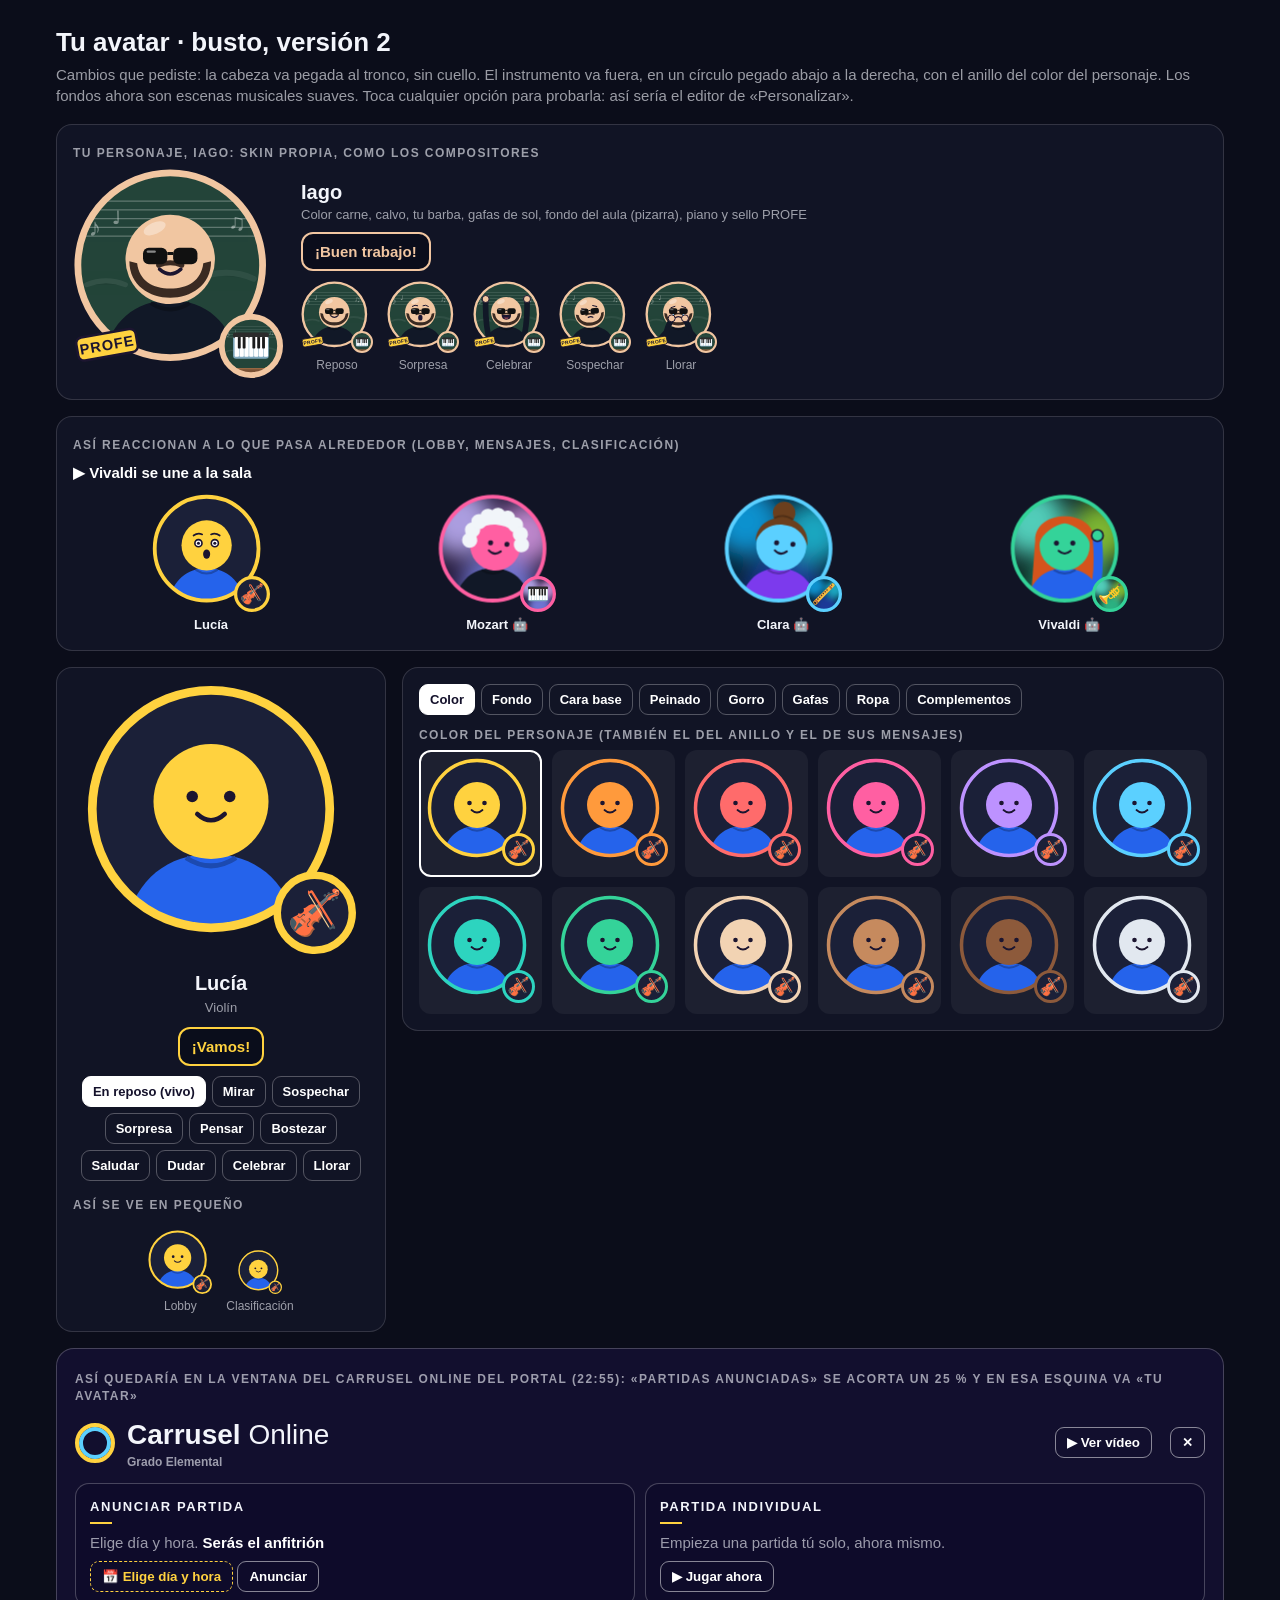
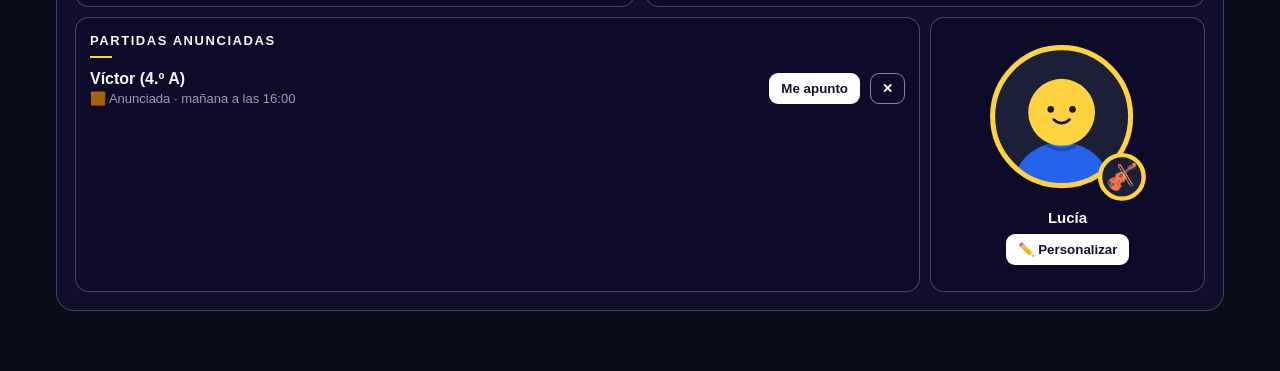
<file: carrusel-online/avatares-propuesta.html>
<!DOCTYPE html>
<html lang="es"><head><meta charset="utf-8"><meta name="viewport" content="width=device-width,initial-scale=1">
<title>Avatares del Carrusel · propuestas</title>
<style>
:root{--card:rgba(20,22,40,.84);--borde:rgba(255,255,255,.14);--tx:#f3f5fb;--mu:rgba(243,245,251,.62)}
*{box-sizing:border-box}body{margin:0;background:#0b0d1a;color:var(--tx);font:15px/1.4 "Helvetica Neue",Arial,sans-serif}
.w{max-width:1200px;margin:0 auto;padding:24px 16px 60px}
h1{font-size:26px;margin:0 0 4px}p.sub{margin:0 0 18px;color:var(--mu)}
.lay{display:grid;grid-template-columns:330px 1fr;gap:16px;align-items:start}
@media (max-width:980px){.lay{grid-template-columns:1fr}.prev{position:static!important}.prev .gr{width:220px}}   /* (22:41, Iago) en el iPad la vista previa se quedaba encima del editor */
.card{background:var(--card);border:1px solid var(--borde);border-radius:16px;padding:16px}
.prev{position:sticky;top:12px;display:flex;flex-direction:column;align-items:center;gap:10px}
.prev .gr{width:270px}.prev .nom{font-weight:800;font-size:20px}.prev .ins{color:var(--mu);font-size:13px;margin-top:-8px}
.ges{display:flex;gap:6px;flex-wrap:wrap;justify-content:center}
.ges button,.tabs button{border:1.5px solid rgba(255,255,255,.28);background:transparent;color:#fff;border-radius:9px;padding:7px 10px;font-weight:700;cursor:pointer;font-size:13px}
.ges button.on,.tabs button.on{background:#fff;color:#14112b;border-color:#fff}
.peq{display:flex;gap:14px;align-items:flex-end;color:var(--mu);font-size:12px}.peq div{display:flex;flex-direction:column;align-items:center;gap:4px}
.bocadillo{padding:7px 12px;border-radius:12px;border:2px solid var(--c);color:var(--c);background:rgba(10,12,26,.85);font-weight:800}
.tabs{display:flex;gap:6px;flex-wrap:wrap;margin-bottom:12px}
.grid{display:grid;grid-template-columns:repeat(auto-fill,minmax(92px,1fr));gap:10px}
.op{background:rgba(255,255,255,.05);border:2px solid transparent;border-radius:12px;padding:6px 4px 6px;cursor:pointer;text-align:center;font-size:12px;color:var(--mu)}
.op.on{border-color:#fff;color:#fff}.av.quieto *{animation:none!important}.av.quieto.mueve .nb-gira{animation:nbGira 24s ease-in-out infinite alternate!important}.av.quieto.mueve .nb-brilla{animation:nbBrilla 2.6s ease-in-out infinite alternate!important}.av.quieto.mueve .nb-sube{animation:nbSube 9s ease-in-out infinite alternate!important}.av.quieto.mueve .nb-ola{animation:nbOla 12s ease-in-out infinite alternate!important}
.nb-gira{animation:nbGira 24s ease-in-out infinite alternate;transform-origin:100px 100px}@keyframes nbGira{to{transform:rotate(50deg) scale(1.12)}}
.nb-brilla{animation:nbBrilla 2.6s ease-in-out infinite alternate}@keyframes nbBrilla{to{opacity:.15}}
.nb-sube{animation:nbSube 9s ease-in-out infinite alternate}@keyframes nbSube{to{transform:translateY(-16px)}}
.nb-ola{animation:nbOla 12s ease-in-out infinite alternate}@keyframes nbOla{to{transform:translateX(-18px) translateY(6px)}}.grid.gr-fondo{grid-template-columns:repeat(auto-fill,minmax(122px,1fr))}.grid.gr-fondo .op svg{width:108px;height:108px}.op svg{width:74px;height:74px;display:block;margin:0 auto 3px}
.cols{display:flex;gap:8px;flex-wrap:wrap;margin:4px 0 14px}.cols button{width:34px;height:34px;border-radius:9px;border:2px solid transparent;cursor:pointer}.cols button.on{border-color:#fff}
.h{font-size:12px;font-weight:800;letter-spacing:.12em;text-transform:uppercase;color:var(--mu);margin:4px 0 6px}
/* animaciones */
.av .resp{animation:resp 3.4s ease-in-out infinite;transform-origin:100px 200px}
@keyframes resp{50%{transform:scale(1.012) translateY(-1px)}}
.av .ojos{animation:parpa 4.8s infinite;transform-origin:100px 90px}
@keyframes parpa{0%,93%,100%{transform:scaleY(1)}96%{transform:scaleY(.1)}}
.av .mira{animation:mira 7.5s ease-in-out infinite}
@keyframes mira{0%,35%,100%{transform:translateX(0)}42%,55%{transform:translateX(-3.5px)}62%,75%{transform:translateX(3.5px)}}
.av.rascar .brazo{animation:duda 1.2s ease-in-out infinite;transform-box:fill-box;transform-origin:50% 100%}
@keyframes duda{0%,100%{transform:translateY(0)}40%,60%{transform:translateY(-8px)}}
.av.rascar .cab{transform:rotate(-5deg)}
.av.saludar .brazo{animation:saluda .5s ease-in-out infinite alternate;transform-box:fill-box;transform-origin:30% 100%}
@keyframes saluda{from{transform:rotate(-12deg)}to{transform:rotate(14deg)}}
.av.celebrar .resp{animation:salta .7s ease-in-out infinite}@keyframes salta{50%{transform:translateY(-6px)}}
.av.celebrar .brazo{animation:agita .35s ease-in-out infinite alternate;transform-box:fill-box;transform-origin:50% 100%}@keyframes agita{to{transform:rotate(7deg)}}
.av.llorar .lag{animation:cae 1.1s ease-in infinite}.av.llorar .lag.b{animation-delay:.55s}
@keyframes cae{0%{transform:translateY(0);opacity:1}80%{opacity:1}100%{transform:translateY(22px);opacity:0}}
.av .fx-lento{animation:gira 40s linear infinite;transform-origin:100px 100px}@keyframes gira{to{transform:rotate(360deg)}}
.av .fx-flota{animation:flota 6s ease-in-out infinite alternate}@keyframes flota{to{transform:translateY(-6px)}}
.av .fx-eq rect{animation:eq 1s ease-in-out infinite alternate;transform-box:fill-box;transform-origin:50% 100%}
@keyframes eq{to{transform:scaleY(.45)}}
.av .cab{transform-box:view-box;transform-origin:100px 150px;transition:transform .35s ease}
.av.mirar .cab{transform:rotate(5deg)}.av.mirar.izq .cab{transform:rotate(-5deg)}
.av.sospechar .cab{transform:rotate(-6deg) translateX(-2px)}
.av.pensar .cab{transform:rotate(4deg)}
.av.sorpresa .resp{animation:respingo .5s ease-out 1}@keyframes respingo{30%{transform:translateY(-9px) scale(1.03)}}
.av.bostezar .cab{animation:bost 2s ease-in-out infinite;transform-origin:100px 150px}@keyframes bost{50%{transform:rotate(-4deg) translateY(-2px)}}
.av.mirar .ojos,.av.sospechar .ojos,.av.sorpresa .ojos,.av.bostezar .ojos{animation:none}
.escena{display:grid;grid-template-columns:repeat(4,1fr);gap:10px;margin-top:10px}
.escena .j{display:flex;flex-direction:column;align-items:center;gap:4px;position:relative}.escena .j svg{width:118px;height:118px}
.escena .j b{font-size:13px}.escena .j .bo{position:absolute;top:-6px;left:58%;padding:4px 9px;border-radius:10px;border:2px solid var(--c);color:var(--c);background:rgba(10,12,26,.92);font-weight:800;font-size:13px;white-space:nowrap;opacity:0;transform:translateY(6px);transition:.25s}
.escena .j .bo.on{opacity:1;transform:none}
.evento{margin-top:8px;font-weight:700;color:#fff;min-height:22px}
.pop{margin-top:16px;background:rgba(20,16,48,.92);border:1.5px solid rgba(255,255,255,.22);border-radius:18px;padding:18px}
.pop .cab{display:flex;align-items:center;gap:12px}.pop .cab .es{width:40px;height:40px;border-radius:50%;border:4px solid #ffd23f;box-shadow:inset 0 0 0 4px #5bd0ff}
.pop .cab .t{font-size:28px;font-weight:300}.pop .cab .t b{font-weight:800}.pop .cab .g{font-size:12px;font-weight:700;color:var(--mu)}
.pop .cab .bt2{margin-left:auto}.pop .cab .bt2+.bt2{margin-left:6px}
.pgrid2{display:grid;grid-template-columns:repeat(4,1fr);gap:10px;margin-top:12px}
.pgrid2 .pc{background:rgba(14,10,42,.8);border:1.5px solid rgba(255,255,255,.24);border-radius:14px;padding:14px}
.pgrid2 .pc .h2{font-size:13px;font-weight:800;letter-spacing:.12em;text-transform:uppercase}.pgrid2 .pc .h2:after{content:"";display:block;width:22px;height:2px;background:#ffd23f;margin-top:6px}
.pgrid2 .an{grid-column:span 2}.pgrid2 .ind{grid-column:span 2}.pgrid2 .lista{grid-column:span 3}
.pgrid2 .yo{display:flex;flex-direction:column;align-items:center;justify-content:center;gap:6px;aspect-ratio:1/1;padding:10px}
.pgrid2 .yo svg{width:62%;height:auto}.pgrid2 .yo .n{font-weight:800}
.pgrid2 p{color:var(--mu);margin:8px 0}
.bt{border:0;border-radius:9px;background:#fff;color:#14112b;font-weight:800;padding:8px 12px;cursor:pointer}
.bt2{border:1.5px solid rgba(255,255,255,.5);border-radius:9px;background:transparent;color:#fff;font-weight:700;padding:7px 11px}
.bty{border:1.5px dashed #ffd23f;border-radius:9px;background:transparent;color:#ffd23f;font-weight:800;padding:7px 11px}
.fila{display:flex;align-items:center;gap:10px;margin-top:10px}.fila .q{flex:1}.fila .q b{font-size:16px}.fila .q div{color:var(--mu);font-size:13px}
@media (max-width:700px){.pgrid2{grid-template-columns:1fr 1fr}.pgrid2 .an,.pgrid2 .ind{grid-column:span 2}.pgrid2 .lista{grid-column:span 1}}
@media (prefers-reduced-motion:reduce){.av *{animation:none!important}}
</style></head><body><div class="w">
<h1>Tu avatar · busto, versión 2</h1>
<p class="sub">Cambios que pediste: la cabeza va pegada al tronco, sin cuello. El instrumento va fuera, en un círculo pegado abajo a la derecha, con el anillo del color del personaje. Los fondos ahora son escenas musicales suaves. Toca cualquier opción para probarla: así sería el editor de «Personalizar».</p>
<div class="card" style="margin-bottom:16px;--c:#f1c6a1"><div class="h">Tu personaje, Iago: skin propia, como los compositores</div>
 <div style="display:flex;gap:18px;align-items:center;flex-wrap:wrap"><div id="iagoGr" style="width:210px"></div>
  <div><div style="font-weight:800;font-size:20px">Iago</div><div style="color:var(--mu);font-size:13px;margin-bottom:8px">Color carne, calvo, tu barba, gafas de sol, fondo del aula (pizarra), piano y sello PROFE</div>
  <div class="bocadillo" style="display:inline-block;--c:#f1c6a1">¡Buen trabajo!</div><div class="peq" style="margin-top:10px" id="iagoMini"></div></div></div></div>
<div class="card" style="margin-bottom:16px"><div class="h">Así reaccionan a lo que pasa alrededor (lobby, mensajes, clasificación)</div><div class="evento" id="evt"></div><div class="escena" id="esc"></div></div>
<div class="lay">
 <div class="card prev" id="prev"></div>
 <div class="card"><div class="tabs" id="tabs"></div><div id="panel"></div></div>
</div>
<div class="pop"><div class="h" style="margin-bottom:10px">Así quedaría en la ventana del Carrusel Online del portal (22:55): «Partidas anunciadas» se acorta un 25 % y en esa esquina va «Tu avatar»</div>
 <div class="cab"><span class="es"></span><div><div class="t"><b>Carrusel</b> Online</div><div class="g">Grado Elemental</div></div><button class="bt2">▶ Ver vídeo</button><button class="bt2">✕</button></div>
 <div class="pgrid2">
  <div class="pc an"><div class="h2">Anunciar partida</div><p>Elige día y hora. <b style="color:#fff">Serás el anfitrión</b></p><button class="bty">📅 Elige día y hora</button> <button class="bt2">Anunciar</button></div>
  <div class="pc ind"><div class="h2">Partida individual</div><p>Empieza una partida tú solo, ahora mismo.</p><button class="bt2">▶ Jugar ahora</button></div>
  <div class="pc lista"><div class="h2">Partidas anunciadas</div><div class="fila"><div class="q"><b>Víctor (4.º A)</b><div>🟧 Anunciada · mañana a las 16:00</div></div><button class="bt">Me apunto</button><button class="bt2">✕</button></div></div>
  <div class="pc yo" id="miAv2"></div>
 </div></div></div>
<script>
const INS={"violin": {"w": 128, "h": 128, "b": "<path fill=\"#455a64\" d=\"M90.38 24.12c-.58-.05-1.16.12-1.67.36c-1.39.66-2.41.14-2.9-.45c-.98-1.2-.53-3.2 1.02-4.47s3.6-1.32 4.58-.12c.41.5.56 1.16.51 1.8c-.03.31-.17.51-.01.81c.14.26.61.59 1.25 1.13c.27.23-.65 1.78-.97 1.64c-1.38-.63-1.56-.68-1.81-.7\"/><ellipse cx=\"97.85\" cy=\"16.68\" fill=\"#455a64\" rx=\"3.62\" ry=\"2.81\" transform=\"rotate(-39.307 97.847 16.684)\"/><path fill=\"#a65f3e\" d=\"M74.92 53.32c-.3-.29-.59-.54-.89-.81l-58.02 56.55c5.35 6.43 13.33 12.46 23.5 13.95c9.23 1.35 15.04-3.43 18.51-11.1c1.15-2.54 3.14-5.89 4.9-6.64c.66-.28 1.55-.75 1.28-1.66c-.12-.41-.48-.52-1.07-1.07c-.47-.44-.96-1.09-1.07-1.23c-3.01-3.78-5.08-6.12-.73-10.76c4.24-4.53 9.11-4.64 11.3-2.58c.4.37.95.51 1.45.3c.07-.03.13-.06.2-.08c.67-.28.97-1.02.78-1.72c-.4-1.41-.1-2.65.47-3.89c1.69-3.66 16.61-12.61-.61-29.26\"/><path fill=\"none\" stroke=\"#ff7043\" stroke-miterlimit=\"10\" stroke-width=\"2.517\" d=\"M100.22 27.52L70.37 58.01\"/><path fill=\"#ff7043\" d=\"M71.32 49.37c-18.88-16.17-26.71 4.43-32.73 2.9c-1.43-.36-2.33 1.13-1.67 2.43c.31.61 2.48 4.06-1.34 8.35c-2.76 3.09-5.61 3.9-8.25 3.08c-.79-.25-1.55-.79-2.23-1.03s-1.53-.02-1.72 1.98c-.11 1.18-.71 2.03-2.52 2.76c-3.53 1.41-6.7 2.73-9.58 4.94c-6.19 4.76-9.3 11.94-5.37 20.74s14.5 21.65 30.08 24.03c9.34 1.43 15.18-3.37 18.64-11.09c1.14-2.55 2.72-5.59 4.5-6.33c.67-.28 1.36-.53 1.38-1.37c.02-.81-1.26-1.27-2.34-2.51c-2.63-3.02-4.63-6.75-.3-11.37c4.26-4.54 9.18-4.63 11.41-2.53c.4.38.97.52 1.48.31c.06-.03.12-.05.18-.08c.68-.28.99-1.03.78-1.74c-.41-1.43-.12-2.67.45-3.93c1.65-3.66 19.05-12.5-.85-29.54\"/><path fill=\"#455a64\" d=\"M15.02 80.78c2.2 2.14 3.93 4.96 4.31 7.87c.44 3.45-1.04 6.53-2.97 8.95c-.72.91-1.82 1.92-1.99 3.86c-.32 3.61 2.13 4.41 2.7 5.27s.86 2.08.22 2.67c-.47.43-1.28.33-1.91-.06s-1.06-1.05-1.55-1.62c-6.12-7.05-10.24-12.74-9.67-21.9c.11-1.75 2.67-8.84 4.58-9.39c1.79-.53 4.92 3.03 6.28 4.35\"/><path fill=\"none\" stroke=\"#cfd8dc\" stroke-miterlimit=\"10\" stroke-width=\".5\" d=\"m32.48 79.08l-4.69 10.01m7.06-8.59l-5.63 9.81m8.32-8.21l-7.04 9.32m8.85-7.54l-7.25 9.14\"/><path fill=\"#ff7043\" d=\"M103.95 30.31c3.22-4.33 6.08-4.92 10.29-6.08c4.88-1.34 8.64-2.18 9.54-7.28c1.15-6.49-5.52-11.97-11.03-12.18c-2.52-.1-6.01 1.67-6.08 4.99c-.05 2.49 1.52 3.67 2.5 4.58c-2.8 2.36-16.57 2.63-18.29 11.92c-.84 4.53-.07 4.11 3.56 6.38c1.48.92 5.89 2.53 9.51-2.33\"/><path fill=\"#455a64\" d=\"M110.82 15.53s2.58 2.05 3.34 2.42c0 0-7.5 3.03-11.17 4.62c-6.08 2.64-7.25 7.96-7.25 7.96c-1.87 2.12-37.87 38.32-37.87 38.32l-9.32-6.97s41.19-34.85 46.99-39.43c4.12-3.24 15.28-6.92 15.28-6.92\"/><path fill=\"#37474f\" d=\"M116.61 19.94c-2.48-.51-2.85-2.25-2.85-2.25s2.64 2.21 5.13.44c.96-.68 1.11-1.54 1.05-1.91c-.26-1.69-2.01-1.06-2.04-1.04c-.46.3-.82.14-1.12-.19s-.09-.91.37-1.21c1.35-.86 4.78-.62 4.51 2.92c-.23 3.22-3.35 3.6-5.05 3.24M50.28 98.13c.44-.8-.05-2.06-1.06-2.26l.05-.05c-.75-.09-1.48.34-1.72 1.01c-3.69-2.29 1.68-7.8 3.3-9.71c3.31-3.92 4.16-7.24 1.25-9.05c-.01 0-1.07-.71-1.72-.38c-1.03.51-1.23 1.39-1.13 1.75c.31 1.14 1.82 2.11 2.76.51c1.27 4.14-6.93 8.35-7.3 13.57c-.64 2.54 2.56 6.28 4.95 5.32l-.02-.04c.27-.16.5-.39.64-.67M22.49 72.2c.67-.47 1.84-.16 2.13.71l.04-.05c.16.66-.14 1.35-.7 1.64c2.46 3.05 6.76-2.3 8.27-3.93c3.11-3.35 5.97-4.45 7.92-2.05c.01 0 .75.88.54 1.49c-.34.97-1.09 1.24-1.43 1.19c-1.05-.16-2.08-1.4-.76-2.4c-3.83-.71-6.65 7.02-11.25 7.9c-2.19.83-5.88-1.63-5.3-3.86l.04.01c.08-.26.26-.5.5-.65\"/><path fill=\"#f7cf92\" d=\"M123.38 12.57c-.86-1.29-1.78-1.44-3.06-1.65c-1.28-.2-2.63-.02-3.58.56c-3.35 1.98-3.24 4.59-2.98 6.22c-.98-.66-2.27-4.02.77-7.02c1.51-1.49 4.31-1.97 6.2-1.25c2.01.79 2.65 3.14 2.65 3.14\"/><path fill=\"#455a64\" d=\"M34.24 94.5s-2.29 2.47-4.77 3.57c-1.66.74-2.2 1.13-3.67 1.97s-7.5 8.21-7.5 8.21c-.33.49-.67 1-1.28 1.19s-2.22-1.66-2.22-1.66S20.18 97.36 22.53 93c1.99-3.7 4.37-5.49 4.37-5.49z\"/><path fill=\"none\" stroke=\"#cfd8dc\" stroke-linecap=\"round\" stroke-miterlimit=\"10\" stroke-width=\".5\" d=\"m32.48 79.08l60.73-53.73M34.85 80.5l59.33-54.21M37.54 82.1l57.59-54.88M39.35 83.88l56.84-55.73\"/><path fill=\"#a65f3e\" d=\"M40.91 89.51L29.52 79.17s2.99-2.58 4.84-.72c0 0 4.07 3.21 6.04 5.35s.51 5.71.51 5.71\"/><path fill=\"#455a64\" d=\"M110.7 34.34c-1.63 1.17-3.66 1.37-4.58.12c-1.08-1.45.27-2.8-.56-4.22c-.26-.45-.65-.81-.89-1.27s-.29-1.09.1-1.44c.87-.76 1.73.14 1.99.39c1.87 1.79 2.01 1.25 3.36 1.14c1.79-.14 2.67.86 2.66 1.97c-.01 1.16-.98 2.51-2.08 3.31m8.81-4.4c-1.55 1.27-3.6 1.32-4.58.12c-.44-.54-.57-1.06-.49-1.93c.15-1.7-.28-2.44-.7-2.79c-.25-.21-.45-.45-.68-.65c-.42-.35-.37-.81-.22-1.1s.7-.53 1.02-.5c.58.06 1.04.49 1.51.85c1.61 1.26 2.44.84 3.37.83s1.52.37 1.79.7c.99 1.2.53 3.21-1.02 4.47\"/><path fill=\"#f7cf92\" d=\"m100.27 99.67l-2.4 1.4l-49.5-81.6l2.4-1.4z\"/><path fill=\"#ff7043\" d=\"m48.37 19.47l7.03-4.37l51.5 84.1l5.5-1.6L60.6 13c-2.9-4.5-5.4-4-7.2-2.8c-1.5 1-2.53 2.67-2.83 1.67c-.3-.8-.5-2.2-1.3-2.1c-.8 0-1.9.3-1.9 3.5c0 3.5.9 6.4 1.1 6.3z\"/><path fill=\"#455a64\" d=\"M108.3 90.8c-1.5 1-4.5 3.4-3.1 5.5c.4.8.7 1.1 0 1.6l-3.43 2.17c-.5.3-1 .3-1.5-.4l-.3-.5c-.5-.9-2-.9-3.3-.1l3.2 5c.8 1.3 2.1 1.5 3.3.8l5.33-3.37l.7 1.2c.6 1 2 1.2 3.2.5l.4-.2c1.2-.7 1.6-2.1 1-3.1l-1.2-2l-4.2-7z\"/>"}, "piano": {"w": 128, "h": 128, "b": "<rect x=\"8\" y=\"30\" width=\"112\" height=\"74\" rx=\"10\" fill=\"#81aabf\"/><rect x=\"8\" y=\"22\" width=\"112\" height=\"18\" rx=\"6\" fill=\"#2b2b2b\"/><rect x=\"13.0\" y=\"36\" width=\"13.6\" height=\"62\" rx=\"3\" fill=\"#fff\"/><rect x=\"28.2\" y=\"36\" width=\"13.6\" height=\"62\" rx=\"3\" fill=\"#fff\"/><rect x=\"43.4\" y=\"36\" width=\"13.6\" height=\"62\" rx=\"3\" fill=\"#fff\"/><rect x=\"58.6\" y=\"36\" width=\"13.6\" height=\"62\" rx=\"3\" fill=\"#fff\"/><rect x=\"73.8\" y=\"36\" width=\"13.6\" height=\"62\" rx=\"3\" fill=\"#fff\"/><rect x=\"89.0\" y=\"36\" width=\"13.6\" height=\"62\" rx=\"3\" fill=\"#fff\"/><rect x=\"104.2\" y=\"36\" width=\"13.6\" height=\"62\" rx=\"3\" fill=\"#fff\"/><rect x=\"23.0\" y=\"36\" width=\"9\" height=\"36\" rx=\"2\" fill=\"#1b1b1b\"/><rect x=\"38.2\" y=\"36\" width=\"9\" height=\"36\" rx=\"2\" fill=\"#1b1b1b\"/><rect x=\"68.6\" y=\"36\" width=\"9\" height=\"36\" rx=\"2\" fill=\"#1b1b1b\"/><rect x=\"83.8\" y=\"36\" width=\"9\" height=\"36\" rx=\"2\" fill=\"#1b1b1b\"/><rect x=\"99.0\" y=\"36\" width=\"9\" height=\"36\" rx=\"2\" fill=\"#1b1b1b\"/>"}, "guitarra": {"w": 128, "h": 128, "b": "<path fill=\"#2f7889\" d=\"M123.8 12.23c-.43-2.82-2.76-4.22-2.76-4.22c-3.42.43-23.16 8.99-23.16 8.99l-.65 5.55L54.61 64.3c-.42.42-.36 1.13.13 1.59l6.74 6.74c.52.44 1.25.44 1.63-.01c0 0 3.65-1.27 7.97-6.12c2.88-3.23 2.07-5.11 3.58-6.8c11.31-12.66 27.04-30.26 28.27-31.64l5.21.15c.92.03 1.78-.46 2.23-1.26c1.33-2.38 4.22-7.39 6.19-9.51c1.71-1.84 2.38-1.6 4.65-2.26c2.22-.66 2.92-.82 2.59-2.95\"/><path fill=\"#fffde7\" d=\"M56.78 62.1s-3.62-4.12-7.31-2.46c-4.93 2.22-1.56 7.75-8.15 10.04c-7.2 2.49-12.3 7.24-9.84 13c2.64 6.18 13.18 6.53 13.68 22.38c.24 7.59 5.66 7.4 8.06 4.91c4.21-4.39 3.79-17.97 8.14-22.81s15.13-3.6 19.04-12.62c0 0-6.7 6.73-15.21.09c-4.03-3.15-3.98-8.4-3.98-8.4z\"/><path fill=\"#c62828\" d=\"M67.24 54.3s.44.45-.84-.65c-2.74-2.35-4.61 5.96-8.85 1.75c-5.61-4.74-3.94-8.93.41-13.61c2.13-2.29 3.05-3.35 2.63-6.02c-.35-2.27-2.47-3.71-5.31-3.71c-2.77.16-7.7 3.86-12.44 10.9c-7.21 10.7-3.79 16.38-11.3 22.1c-7.5 5.71-24.07 7.73-25.21 22.21c-.65 8.31 3.21 13.05 8.15 19.12c3.42 4.21 11.64 11.48 17.76 14.54s13.71 4.75 19.97.58C66.07 112.28 64 102.9 66.34 96.83c2.69-6.96 9.36-4.63 16.2-11.16c5.08-4.54 6.21-9.12 5.9-12.19c-.33-3.15-3.11-6.44-5.72-6.02c-1-.47.1 2.47-.75 4.19c-2.15 4.37-5.6 6.92-10.17 3.32c-3.69-2.91.64-10.37.64-10.37l-2.86-3.42z\"/><path fill=\"#f44336\" d=\"M65.1 52.16s.44.45-.84-.65c-2.74-2.35-8.37 5.19-12.6.98c-3.93-3.91 1.75-9.97 5.94-14.05c3.6-2.85.17-6.52-2.3-6.38c-2.77.16-9.84 1.72-14.58 8.76c-7.21 10.7-3.79 16.38-11.3 22.1c-6.04 4.59-15.67 6.36-21.74 14.45c-1.52 2.03-2.72 2.98-3.48 7.76c-.65 8.31 3.21 13.05 8.15 19.12c3.42 4.21 11.64 11.48 17.76 14.54s12.9 4.75 19.17.58C63.14 110.14 60.66 99.64 63 93.56c2.69-6.96 11.16-4.72 18-11.24c4.52-4.31 5.63-7.91 5.32-10.98c-.22-2.2-1.77-3.19-2.93-3.73c-1-.47-2.69.18-3.54 1.91c-2.15 4.37-5.6 6.92-10.17 3.32c-3.69-2.91.11-11.22.11-11.22z\"/><path fill=\"#fffde7\" d=\"M54.74 60.56c-.75-.57-4.77-3.12-8.26.09c-3.76 3.46-.7 8.19-6.65 9.1c-7.53 1.16-12 6.18-9.54 11.94c2.64 6.18 14.38 7.49 14.88 23.35c.24 7.59 5.55 7.28 8.06 4.91c5.81-5.5 2.45-17.65 8.14-22.81c4.91-4.45 12.35-2.02 15.91-8.25c.63-1.1.67-2.07-.84-1.44c-2.78 1.16-6.25 1.75-10.04-1.96c-3.09-3.04-2.54-7.25-2.54-7.25s-8.41-7.14-9.12-7.68\"/><ellipse cx=\"51.12\" cy=\"95.51\" fill=\"#82aec0\" rx=\"3.14\" ry=\"3.11\" transform=\"rotate(-46.803 51.119 95.512)\"/><path fill=\"#2f7889\" d=\"M48.85 93.39c1.09-1.21 3.18-1.51 4.59-.35a3.4 3.4 0 0 1 1.23 2.36c.07.93-.28 1.89-.92 2.59c-.65.69-1.59 1.1-2.52 1.09c-.94-.01-1.83-.43-2.43-1.08c-1.26-1.34-1.09-3.45.05-4.61m0 0c-.56.6-.86 1.43-.79 2.23s.48 1.54 1.07 2c1.21.97 2.96.69 3.88-.32c.96-.98 1.13-2.75.08-3.9c-.5-.56-1.26-.93-2.07-.94c-.79-.02-1.6.33-2.17.93\"/><ellipse cx=\"50.55\" cy=\"104.27\" fill=\"#82aec0\" rx=\"2.65\" ry=\"2.62\" transform=\"rotate(-46.803 50.555 104.268)\"/><path fill=\"#2f7889\" d=\"M48.64 102.47c.92-1.02 2.68-1.3 3.9-.32c.59.47 1.01 1.21 1.08 2.02c.07.8-.23 1.64-.79 2.24c-.56.59-1.38.95-2.18.93c-.81-.01-1.57-.39-2.08-.95c-1.06-1.16-.89-2.94.07-3.92m0 0c-.47.51-.72 1.21-.65 1.88c.06.68.42 1.28.92 1.66c1.02.79 2.45.53 3.19-.3c.78-.8.95-2.24.1-3.21c-.41-.47-1.04-.8-1.72-.81s-1.36.28-1.84.78\"/><path fill=\"#f7cf92\" d=\"m102.8 25.55l-6.4-6.85l-42.89 43.71c-.42.42-.36 1.13.13 1.59l6.77 6.5c.52.44 1.25.44 1.63-.01z\"/><path fill=\"#f7cf92\" d=\"m94.98 19.85l-.29-1.15c-.79-2.5.67-3.11 1.3-3.34c4.04-1.46 17.42-6.84 20.32-7.58c2.49-.63 6.24-.44 6.53 3.27c.09 1.2-.79 1.71-1.95 2c-1.92.47-3.16.43-5.4 3.03c-1.91 2.21-4.78 6.93-6.05 9.17c-.42.75-1.21 1.21-2.09 1.22l-4.96-.47z\"/><path fill=\"#82aec0\" d=\"M48.37 64.58c.71.12 1.33.33 1.96.53c.4.43.83.83 1.24 1.25l2.49 2.49l2.49 2.49l1.25 1.25c.2.63.41 1.25.54 1.95c-.7-.13-1.32-.34-1.95-.54l-1.25-1.25l-2.49-2.49l-2.49-2.49c-.42-.41-.82-.84-1.25-1.24c-.21-.61-.42-1.24-.54-1.95m-7.7 7.71c.71.12 1.33.33 1.96.53c.4.43.83.83 1.24 1.25l2.49 2.49l2.49 2.49l1.25 1.25c.2.63.41 1.25.54 1.95c-.7-.13-1.32-.34-1.95-.54l-1.25-1.25l-2.49-2.49l-2.49-2.49c-.42-.41-.82-.84-1.25-1.24c-.22-.62-.42-1.24-.54-1.95m-4.03 5.74c.64.33 1.17.71 1.71 1.1c.25.53.54 1.05.8 1.57l1.62 3.13l1.62 3.13l.81 1.56c0 .66.01 1.32-.08 2.02c-.63-.34-1.16-.72-1.7-1.1l-.81-1.56L39 84.75l-1.62-3.13c-.27-.52-.53-1.05-.82-1.56c-.01-.66-.02-1.32.08-2.03\"/><path fill=\"none\" stroke=\"#82aec0\" stroke-linecap=\"round\" stroke-miterlimit=\"10\" stroke-width=\".5\" d=\"m27.59 91.62l68.5-70.91M28.86 92.77l68.36-71.18M30.13 93.93l68.13-71.36M31.41 95.08l67.85-71.49M32.68 96.24l67.78-71.84m-66.51 73l67.73-71.99\"/><path fill=\"#2f7889\" d=\"M21.62 90.26c-.27.29-.34.67-.15.85l13.28 12.22c.19.18.57.08.84-.21l4.5-4.7c.27-.29.34-.67.15-.85L26.96 85.35c-.19-.18-.57-.08-.84.21z\"/><path fill=\"#ff7043\" d=\"M40.5 51.25c-.81-.15-1.25-.91-.93-2.79c.89-5.3 4.39-10.17 9.27-12.44c1.71-.8 3.3-.66 3.63 1.4c.17 1.09-.42 2.15-2.01 3.07c-3.56 2.08-6.95 5.12-7.98 9.11c-.38 1.44-1.08 1.81-1.98 1.65\"/><g fill=\"#82aec0\"><ellipse cx=\"95.6\" cy=\"13.11\" rx=\"1.57\" ry=\"2.21\" transform=\"rotate(-54.364 95.603 13.107)\"/><ellipse cx=\"99.61\" cy=\"11.65\" rx=\"1.57\" ry=\"2.21\" transform=\"rotate(-54.364 99.61 11.649)\"/><ellipse cx=\"103.61\" cy=\"10.19\" rx=\"1.57\" ry=\"2.21\" transform=\"rotate(-54.364 103.615 10.19)\"/><ellipse cx=\"107.62\" cy=\"8.73\" rx=\"1.57\" ry=\"2.21\" transform=\"rotate(-54.364 107.62 8.732)\"/><ellipse cx=\"111.62\" cy=\"7.27\" rx=\"1.57\" ry=\"2.21\" transform=\"rotate(-54.364 111.627 7.273)\"/><ellipse cx=\"115.63\" cy=\"5.82\" rx=\"1.57\" ry=\"2.21\" transform=\"rotate(-54.364 115.633 5.815)\"/></g>"}, "flauta": {"w": 128, "h": 128, "b": "<path fill=\"#f6bc41\" d=\"M119.02 7c-4.41-3.99-9.01-2.98-10.56-2.48c-.33.11-.63.29-.88.54L6.06 104.96l16.95 16.95l100.33-103.4c.35-.37.58-.84.63-1.34c.15-1.71-.1-5.79-4.95-10.17\"/><path fill=\"#a65f3e\" d=\"M30.82 113.89c1.09-4.22-.25-9.17-3.91-12.83s-8.7-5.01-12.91-3.92l-7.93 7.81l16.95 16.95z\"/><ellipse cx=\"14.63\" cy=\"113.34\" fill=\"#f6bc41\" rx=\"9.08\" ry=\"11.99\" transform=\"rotate(-45 14.632 113.342)\"/><ellipse cx=\"14.63\" cy=\"113.34\" fill=\"#3e2723\" rx=\"6.23\" ry=\"8.23\" transform=\"rotate(-45 14.632 113.342)\"/><ellipse cx=\"30.04\" cy=\"92.33\" fill=\"#3e2723\" rx=\"4.46\" ry=\"4.57\" transform=\"rotate(-45.822 30.035 92.328)\"/><path fill=\"#a65f3e\" d=\"M28.64 90.88c1.55-1.49 4-1.48 5.62-.04a4.8 4.8 0 0 0-1-1.6c-1.75-1.82-4.61-1.91-6.38-.2c-1.78 1.7-1.8 4.56-.05 6.38c.46.47.99.83 1.56 1.07c-1.39-1.68-1.3-4.12.25-5.61\"/><ellipse cx=\"40.23\" cy=\"82.19\" fill=\"#3e2723\" rx=\"4.31\" ry=\"4.41\" transform=\"rotate(-45.847 40.228 82.184)\"/><path fill=\"#a65f3e\" d=\"M38.88 80.78c1.5-1.44 3.87-1.43 5.43-.04a4.5 4.5 0 0 0-.97-1.54c-1.69-1.76-4.45-1.84-6.17-.2c-1.72 1.65-1.74 4.41-.05 6.16c.44.46.96.8 1.5 1.03c-1.33-1.61-1.24-3.97.26-5.41\"/><ellipse cx=\"50.43\" cy=\"72.04\" fill=\"#3e2723\" rx=\"4.16\" ry=\"4.26\" transform=\"rotate(-45.871 50.425 72.042)\"/><path fill=\"#a65f3e\" d=\"M49.12 70.69c1.45-1.39 3.73-1.38 5.24-.04c-.2-.54-.51-1.05-.94-1.49c-1.63-1.69-4.3-1.78-5.95-.19c-1.66 1.59-1.68 4.25-.05 5.95c.43.44.92.77 1.45.99c-1.28-1.55-1.2-3.83.25-5.22\"/><ellipse cx=\"60.62\" cy=\"61.9\" fill=\"#3e2723\" rx=\"4.01\" ry=\"4.1\" transform=\"rotate(-45.9 60.62 61.898)\"/><path fill=\"#a65f3e\" d=\"M59.36 60.59c1.4-1.34 3.6-1.33 5.05-.04c-.19-.52-.49-1.01-.9-1.43c-1.57-1.63-4.14-1.71-5.74-.18s-1.62 4.1-.05 5.73c.41.43.89.74 1.4.96c-1.24-1.5-1.16-3.7.24-5.04\"/><ellipse cx=\"70.81\" cy=\"51.75\" fill=\"#3e2723\" rx=\"3.86\" ry=\"3.95\" transform=\"rotate(-45.932 70.815 51.753)\"/><path fill=\"#a65f3e\" d=\"M69.6 50.5c1.34-1.29 3.47-1.28 4.86-.03c-.19-.5-.47-.97-.87-1.38c-1.51-1.57-3.99-1.65-5.52-.17c-1.54 1.48-1.56 3.95-.05 5.52c.39.41.86.72 1.35.92c-1.19-1.46-1.11-3.58.23-4.86\"/><ellipse cx=\"81\" cy=\"41.61\" fill=\"#3e2723\" rx=\"3.71\" ry=\"3.8\" transform=\"rotate(-45.97 81 41.607)\"/><path fill=\"#a65f3e\" d=\"M79.84 40.4c1.29-1.24 3.33-1.23 4.67-.03c-.18-.48-.46-.93-.83-1.33c-1.45-1.51-3.83-1.58-5.31-.17c-1.48 1.42-1.5 3.79-.05 5.3c.38.39.82.69 1.29.89c-1.14-1.39-1.06-3.42.23-4.66\"/><ellipse cx=\"106.67\" cy=\"15.02\" fill=\"#3e2723\" rx=\"3.42\" ry=\"3.63\" transform=\"rotate(-43.55 106.674 15.016)\"/><path fill=\"#a65f3e\" d=\"M105.58 13.84c1.21-1.12 3.12-1.04 4.38.14c-.17-.46-.43-.89-.78-1.28c-1.36-1.47-3.59-1.63-4.98-.35s-1.4 3.51-.04 4.98c.36.38.77.68 1.21.88c-1.07-1.34-1-3.25.21-4.37m2.96 20.05s.68-5.63-4.64-10.95s-10.09-4.34-10.09-4.34l-6.16 6.07s6.23-.11 10.43 4.09s4.7 11.04 4.7 11.04z\"/><path fill=\"#de7340\" d=\"m14.8 100.25l2.07-1.85c.41-.37.95-.56 1.5-.52c1.43.09 4.35.68 7.6 3.66c.62.57.64 1.55.06 2.15c-.73.75-1.7 1.76-2.41 2.5c-.51.53-1.35.49-1.85-.05c-1.96-2.11-4.62-3.21-6.49-3.76c-.94-.27-1.21-1.48-.48-2.13m77.35-77.31l2.95-2.71c.25-.22.8-.51 1.14-.48c1.51.14 3.92.64 7.26 3.97c.81.81.83 1.69.16 2.39l-2.11 2.13c-.68.7-1.71.62-2.4-.07c-1.98-1.97-4.58-3.09-6.37-3.59c-.88-.26-1.31-1.03-.63-1.64\"/>"}, "trompeta": {"w": 128, "h": 128, "b": "<path fill=\"#ffca28\" d=\"m56.654 65.682l54.836-51.606l4.832 5.134l-54.836 51.606z\"/><path fill=\"none\" stroke=\"#ffca28\" stroke-miterlimit=\"10\" stroke-width=\"7.178\" d=\"m23.27 101.89l69.61-65.51c4.62-4.35 12.15-3.85 16.82 1.11c0 0 8.93 8.54.09 16.85l-33.15 31.2c-4.3 4.05-10.92 2.73-15.2-.86c-4.4-3.69-7.14-12 .34-19.03\"/><path fill=\"#ffca28\" d=\"M58.72 63.62C35.7 80.95 12.4 71.97 10.84 71.46c-4.08-1.34-5.02.14-5.54.68c-3.9 3.96 1.2 16.51 13.01 29.99s25.7 22.65 29.75 18.84c2.82-2.66 2.02-5.17 1.76-9.42c-.35-5.63-4.85-25.24 13.78-42.76z\"/><ellipse cx=\"25.86\" cy=\"98.47\" fill=\"#dd7341\" rx=\"4.59\" ry=\"26.6\" transform=\"rotate(-41.57 25.865 98.475)\"/><path fill=\"#fff9c4\" d=\"M53.47 69.23c-8.4 5.77-20.48 8.83-30.87 7.85c-.95-.09-2.03-.16-2.74.48c-1.02.92 5.94 7.92 10.54 7.04c10.79-2.05 19.24-9.17 23.62-12.93c.48-.41 1.57-1.52 2.78-2.78c.67-.7-.23-1.78-1.04-1.23c-.72.5-1.49 1.03-2.29 1.57\"/><path fill=\"#ffca28\" d=\"M94.16 82.97c-.6.98-1.66 2.22-3.47 3.17c-.87.46-1.95.28-2.62-.43l-30.58-32.5l5.77-5.43l30.63 32.55c.67.72.78 1.8.27 2.64\"/><ellipse cx=\"56.82\" cy=\"46.73\" fill=\"#9e740b\" rx=\"3.52\" ry=\"1.85\" transform=\"rotate(-43.262 56.824 46.734)\"/><path fill=\"#9e740b\" d=\"m60.2 48.39l-1.34-1.43l-1.92 1.81l1.34 1.43c-.97 1.21-1.39 2.37-.93 2.86c.58.62 2.34-.1 3.94-1.6c1.59-1.5 2.41-3.22 1.83-3.83c-.47-.48-1.66-.13-2.92.76\"/><path fill=\"#ffca28\" d=\"M103.5 74.41c-.6.98-1.66 2.22-3.47 3.17c-.87.46-1.95.28-2.62-.43l-30.58-32.5l5.77-5.43l30.63 32.55c.67.72.78 1.8.27 2.64\"/><ellipse cx=\"66.16\" cy=\"38.17\" fill=\"#9e740b\" rx=\"3.52\" ry=\"1.85\" transform=\"rotate(-43.262 66.164 38.174)\"/><path fill=\"#9e740b\" d=\"M69.54 39.83L68.2 38.4l-1.92 1.81l1.34 1.43c-.97 1.21-1.39 2.37-.93 2.86c.58.62 2.34-.1 3.94-1.6c1.59-1.5 2.41-3.22 1.83-3.83c-.47-.48-1.66-.13-2.92.76\"/><path fill=\"#ffca28\" d=\"M112.42 65.66c-.6.98-1.66 2.22-3.47 3.17c-.87.46-1.95.28-2.62-.43L75.74 35.9l5.77-5.43l30.63 32.55c.68.72.79 1.8.28 2.64\"/><ellipse cx=\"78.48\" cy=\"33.04\" fill=\"#9e740b\" rx=\"3.96\" ry=\"1.54\" transform=\"rotate(-43.262 78.486 33.04)\"/><ellipse cx=\"75.08\" cy=\"29.42\" fill=\"#9e740b\" rx=\"3.52\" ry=\"1.85\" transform=\"rotate(-43.262 75.083 29.423)\"/><path fill=\"#9e740b\" d=\"m75.193 31.467l1.923-1.81l2.33 2.477l-1.923 1.809z\"/><path fill=\"#616161\" d=\"M120.31 9.7c-4.08-3.97-7.05-4.19-8.58-2.62c-.67.69-.8 1.78-.49 3.04c.22.88.2 1.85-.43 2.5l-1.62 1.67c-1.4 1.44-.79 2.79-.79 2.79s1.37.53 2.93 1.85c1.36 1.52 2.03 3.03 2.03 3.03s1.37.57 2.77-.87l1.62-1.67c.63-.65 1.49-.57 2.37-.38c1.27.28 2.36.11 3.03-.58c1.53-1.56 1.24-4.79-2.84-8.76\"/>"}};
const COLS=['#ffd23f','#ff9a3c','#ff6b6b','#ff5fa2','#bd92ff','#5bd0ff','#2dd4bf','#34d399','#f2d3b3','#c68a5e','#8d5a3b','#e2e8f0'];
const PELO_C=['#1f1a17','#6b3f1d','#a0522d','#f2c14e','#d4541c','#f1f5f9','#3b82f6','#ec4899','#8b5cf6','#22c55e'];
const GOR_C=['#111827','#ef4444','#2563eb','#16a34a','#f8fafc','#facc15','#7c3aed','#f97316'];
const ROPA_C=['#2a3052','#111827','#f8fafc','#ef4444','#2563eb','#16a34a','#facc15','#7c3aed','#f97316','#0ea5e9'];
const FONDO_C=['#1b2038','#2a1a45','#10294a','#12312b','#3a1622','#24262e','#3b2a14','#0f3b3a'];
const S={color:'#ffd23f',cara:'sonrisa',pelo:'ninguno',peloC:'#1f1a17',gorro:'ninguno',gorroC:'#ef4444',gafas:'ninguna',comp:'nada',ropa:'#2563eb',fondo:'liso',fondoC:'#1b2038',ins:'violin',gesto:'reposo',genero:'chica',prenda:'camiseta',cuello:'nada'};
function hx2(h){ const n=parseInt(h.slice(1),16); return [n>>16,n>>8&255,n&255]; }
function mix(a,b,k){ const A=hx2(a),B=hx2(b); return '#'+((1<<24)|(Math.round(A[0]+(B[0]-A[0])*k)<<16)|(Math.round(A[1]+(B[1]-A[1])*k)<<8)|Math.round(A[2]+(B[2]-A[2])*k)).toString(16).slice(1); }
const osc=(c,k)=>mix(c,'#000000',k), cla=(c,k)=>mix(c,'#ffffff',k);
const claro=c=>{ const [r,g,b]=hx2(c); return (r*299+g*587+b*114)/1000>150; };
let UID=0;
/* ---------------- FONDOS (22:47, Iago): indeterminados, como nebulosas de colores o fondos de iPhone; por defecto, liso ---------------- */
const FONDOS=[['liso','Liso'],['nebulosa','Nebulosa'],['aurora','Aurora'],['atardecer','Atardecer'],['oceano','Océano'],['lavanda','Lavanda'],['menta','Menta'],['lava','Lava'],['galaxia','Galaxia'],['bokeh','Bokeh'],['seda','Seda']];
const NEB={nebulosa:['#1b1440','#7c3aed','#ec4899','#3b82f6'],aurora:['#071a24','#10b981','#22d3ee','#6366f1'],atardecer:['#2a1030','#fb923c','#f43f5e','#facc15'],
  oceano:['#06243a','#0ea5e9','#22d3ee','#1e40af'],lavanda:['#241a3a','#c4b5fd','#f0abfc','#818cf8'],menta:['#0d2a26','#5eead4','#a3e635','#34d399'],
  lava:['#2a0b0b','#ef4444','#f97316','#fbbf24'],galaxia:['#090b1c','#4338ca','#be185d','#0ea5e9'],bokeh:['#151a2e','#f472b6','#60a5fa','#facc15'],seda:['#1e1b4b','#a78bfa','#f472b6','#38bdf8']};
function fondo(f,b,c,id){
  if(f==='aula'){ let s='<rect width="200" height="200" fill="#1f3d33"/><rect width="200" height="200" fill="#2b5245" opacity=".35"/>';
    for(let k=0;k<5;k++) s+='<path d="M8 '+(34+k*9)+' H192" stroke="#fff" stroke-width="1.4" opacity=".28"/>';
    s+='<g fill="#fff" opacity=".42" font-family="serif" font-weight="700"><text x="16" y="70" font-size="26">♪</text><text x="160" y="64" font-size="24">♫</text><text x="40" y="58" font-size="18">♩</text></g>';
    s+='<path d="M14 120 q20 -8 40 0" stroke="#fff" stroke-width="5" opacity=".07" stroke-linecap="round"/><path d="M140 110 q24 -6 46 4" stroke="#fff" stroke-width="6" opacity=".06" stroke-linecap="round"/>';
    s+='<rect x="0" y="176" width="200" height="24" fill="#7a5134"/><rect x="0" y="176" width="200" height="4" fill="#9b6b45"/><rect x="30" y="171" width="16" height="6" rx="2" fill="#f8fafc"/><rect x="150" y="172" width="12" height="5" rx="2" fill="#facc15"/>';
    return s; }
  if(f==='liso'||!NEB[f]) return '<rect width="200" height="200" fill="'+b+'"/>';
  const P=NEB[f], bl='<filter id="nb'+id+'" x="-50%" y="-50%" width="200%" height="200%"><feGaussianBlur stdDeviation="'+(f==='bokeh'?3:20)+'"/></filter>';
  let s='<defs>'+bl+'</defs><rect width="200" height="200" fill="'+P[0]+'"/>';
  if(f==='bokeh'){ [[30,40,22,1],[150,30,16,2],[170,120,26,3],[40,150,18,2],[100,70,12,1],[120,170,20,3],[70,100,10,2]].forEach(([x,y,r,k])=>{ s+='<g class="nb-sube" style="animation-delay:-'+(x%7)+'s"><circle cx="'+x+'" cy="'+y+'" r="'+r+'" fill="'+P[k]+'" opacity=".45" filter="url(#nb'+id+')"/></g>'; }); return s; }
  if(f==='seda'){ s+='<g class="nb-ola"><g filter="url(#nb'+id+')" opacity=".85"><path d="M-20 60 C40 20 90 110 220 50 L220 90 C120 140 60 60 -20 110 Z" fill="'+P[1]+'"/><path d="M-20 130 C50 100 120 180 220 120 L220 160 C120 210 60 140 -20 180 Z" fill="'+P[2]+'"/><path d="M-20 20 C60 -10 120 50 220 0 L220 20 C120 70 60 20 -20 50 Z" fill="'+P[3]+'"/></g></g>'; return s; }
  s+='<g class="nb-gira"><g filter="url(#nb'+id+')"><circle cx="40" cy="50" r="62" fill="'+P[1]+'" opacity=".85"/><circle cx="165" cy="70" r="55" fill="'+P[2]+'" opacity=".75"/><circle cx="110" cy="175" r="68" fill="'+P[3]+'" opacity=".8"/></g></g>';
  if(f==='nebulosa'||f==='galaxia'){ [[22,30],[60,18],[150,26],[176,60],[30,100],[170,120],[44,150],[140,160],[90,14],[118,40],[80,180],[186,170]].forEach(([x,y],k)=>{ s+='<circle class="nb-brilla" style="animation-delay:'+(k*.37).toFixed(2)+'s" cx="'+x+'" cy="'+y+'" r="'+(k%3?0.9:1.5)+'" fill="#fff" opacity="'+(k%2?.5:.85)+'"/>'; }); }
  return s; }
/* ---------------- PELO ---------------- */
const PEINADOS=[['ninguno','Calvo'],['rapado','Rapado'],['corto','Corto'],['flequillo','Flequillo'],['raya','Raya al lado'],['tupe','Tupé'],['punta','De punta'],['rizos','Rizos'],['afro','Afro'],['ondulado','Ondulado'],['melena','Melena corta'],['mediaMelena','Media melena'],['largo','Largo'],['coletas','Coletas'],['mono','Moño'],['trenza','Trenza'],['cresta','Cresta'],['rastas','Rastas']];
const CAP='M56 94 C54 36 146 36 144 94 C136 72 120 62 100 62 C80 62 64 72 56 94 Z';
function pelo(p,P){ const D=osc(P,.25); let at='',de='';
  switch(p){
   case 'rapado': de='<path d="M57 92 C56 40 144 40 143 92 C134 74 120 66 100 66 C80 66 66 74 57 92 Z" fill="'+P+'" opacity=".45"/>'; break;
   case 'corto': de='<path d="'+CAP+'" fill="'+P+'"/>'; break;
   case 'flequillo': de='<path d="M56 94 C54 36 146 36 144 94 L140 82 L132 74 L122 80 L112 70 L100 79 L88 70 L78 80 L68 74 L60 82 Z" fill="'+P+'"/>'; break;
   case 'raya': de='<path d="M55 98 C52 36 148 34 145 92 C134 70 110 60 84 66 C72 70 60 82 55 98 Z" fill="'+P+'"/><path d="M84 66 C88 54 96 46 108 42" stroke="'+D+'" stroke-width="3" fill="none" stroke-linecap="round"/>'; break;
   case 'tupe': de='<path d="M57 92 C56 50 80 40 100 40 C126 38 146 52 143 92 C136 76 122 66 100 66 C80 66 66 76 57 92 Z" fill="'+P+'"/><path d="M66 60 C66 30 118 18 138 40 C124 34 96 36 78 58 Z" fill="'+P+'"/><path d="M80 52 C92 38 114 32 128 36" stroke="'+D+'" stroke-width="3" fill="none" stroke-linecap="round"/>'; break;
   case 'punta': de='<path d="M56 94 L56 62 L64 66 L66 44 L78 56 L84 32 L94 50 L102 28 L110 50 L120 32 L124 54 L136 42 L138 64 L144 60 L144 94 C136 76 122 66 100 66 C78 66 64 76 56 94 Z" fill="'+P+'"/>'; break;
   case 'rizos': { let s=''; for(let k=0;k<=8;k++){ const a=Math.PI*(1+k/8); s+='<circle cx="'+(100+Math.cos(a)*44).toFixed(1)+'" cy="'+(92+Math.sin(a)*46).toFixed(1)+'" r="13" fill="'+P+'"/>'; } de='<path d="'+CAP+'" fill="'+P+'"/>'+s; break; }
   case 'afro': at='<circle cx="100" cy="84" r="64" fill="'+P+'"/>'; de='<path d="M54 94 C50 30 150 30 146 94 C138 76 122 68 100 68 C78 68 62 76 54 94 Z" fill="'+P+'"/>'; break;
   case 'ondulado': at='<path d="M52 90 C46 112 58 120 50 134 C62 136 64 122 60 110 Z M148 90 C154 112 142 120 150 134 C138 136 136 122 140 110 Z" fill="'+P+'"/>'; de='<path d="M55 98 C52 34 148 34 145 98 C140 86 134 76 124 74 C118 64 106 70 100 64 C92 70 82 64 76 74 C66 76 60 86 55 98 Z" fill="'+P+'"/>'; break;
   case 'melena': at='<path d="M50 92 C48 34 152 34 150 92 L152 130 C142 138 132 136 128 128 L72 128 C68 136 58 138 48 130 Z" fill="'+P+'"/>'; de='<path d="M55 94 C53 38 147 38 145 94 L145 80 C126 74 74 74 55 80 Z" fill="'+P+'"/>'; break;
   case 'mediaMelena': at='<path d="M50 90 C46 36 154 36 150 90 L156 150 C146 156 136 150 132 140 L68 140 C64 150 54 156 44 150 Z" fill="'+P+'"/>'; de='<path d="M56 96 C54 38 146 38 144 96 C138 76 116 62 100 60 C84 62 62 76 56 96 Z" fill="'+P+'"/><path d="M100 60 V44" stroke="'+D+'" stroke-width="2.5" stroke-linecap="round"/>'; break;
   case 'largo': at='<path d="M50 90 C48 34 152 34 150 90 L158 200 L42 200 Z" fill="'+P+'"/>'; de='<path d="M56 96 C54 38 146 38 144 96 C138 76 116 62 100 60 C84 62 62 76 56 96 Z" fill="'+P+'"/>'; break;
   case 'coletas': at='<ellipse cx="42" cy="104" rx="15" ry="22" fill="'+P+'" transform="rotate(18 42 104)"/><ellipse cx="158" cy="104" rx="15" ry="22" fill="'+P+'" transform="rotate(-18 158 104)"/><circle cx="52" cy="88" r="5" fill="#ff5fa2"/><circle cx="148" cy="88" r="5" fill="#ff5fa2"/>'; de='<path d="'+CAP+'" fill="'+P+'"/>'; break;
   case 'mono': at='<circle cx="100" cy="42" r="19" fill="'+P+'"/>'; de='<path d="'+CAP+'" fill="'+P+'"/><path d="M84 52 C94 46 106 46 116 52" stroke="'+D+'" stroke-width="3" fill="none"/>'; break;
   case 'trenza': { let t=''; for(let k=0;k<6;k++) t+='<ellipse cx="'+(140+k*2.5)+'" cy="'+(112+k*15)+'" rx="10" ry="9" fill="'+(k%2?D:P)+'"/>'; de='<path d="'+CAP+'" fill="'+P+'"/>'+t+'<circle cx="155" cy="200" r="5" fill="#ff5fa2"/>'; break; }
   case 'cresta': de='<path d="M57 92 C56 40 144 40 143 92 C134 74 120 66 100 66 C80 66 66 74 57 92 Z" fill="'+P+'" opacity=".35"/><path d="M90 66 L86 30 L96 40 L100 18 L106 40 L116 30 L112 66 Z" fill="'+P+'"/>'; break;
   case 'rastas': { let s=''; [-38,-26,26,38].forEach((dx,k)=>{ s+='<rect x="'+(100+dx-5)+'" y="80" width="10" height="'+(76+(k%2)*14)+'" rx="5" fill="'+(k%2?D:P)+'"/>'; }); at=s; de='<path d="'+CAP+'" fill="'+P+'"/><path d="M70 64 C76 56 90 52 100 52 C110 52 124 56 130 64" stroke="'+D+'" stroke-width="3" fill="none"/>'; break; }
  }
  return {at,de}; }
/* ---------------- GORROS (22:47, Iago): nada tapa los ojos; la gorra, hacia atrás; los auriculares con diadema van aquí ---------------- */
const GORROS=[['ninguno','Sin gorro'],['lana','Gorro de lana'],['auriculares','Auriculares'],['boina','Boina'],['sombrero','Sombrero'],['pescador','Pescador'],['bandana','Bandana'],['diadema','Diadema']];
function gorro(g,G){ const D=osc(G,.3), L=cla(G,.3); let at='',de='';
  switch(g){
   case 'gorraAtras': at='<path d="M62 50 Q36 34 18 46 Q34 60 64 60 Z" fill="'+D+'"/>';
     de='<path d="M50 74 C48 22 152 22 150 74 Z" fill="'+G+'"/><path d="M66 40 C80 30 120 30 134 40" stroke="'+D+'" stroke-width="2" fill="none" opacity=".6"/><rect x="48" y="66" width="104" height="10" rx="5" fill="'+D+'"/><path d="M88 76 a12 11 0 0 1 24 0 z" fill="'+L+'"/><rect x="94" y="64" width="12" height="5" rx="2" fill="'+L+'"/>'; break;
   case 'lana': de='<path d="M48 74 C46 16 154 16 152 74 Z" fill="'+G+'"/><rect x="45" y="60" width="110" height="17" rx="8" fill="'+D+'"/>'+[60,74,88,102,116,130].map(x=>'<path d="M'+x+' 62 v13" stroke="'+G+'" stroke-width="2" opacity=".55"/>').join('')+'<circle cx="100" cy="20" r="12" fill="'+L+'"/>'; break;
   case 'auriculares': de='<path d="M54 88 C50 18 150 18 146 88" stroke="#1f2937" stroke-width="9" fill="none" stroke-linecap="round"/><path d="M60 60 C70 34 130 34 140 60" stroke="'+G+'" stroke-width="3" fill="none" opacity=".9"/><rect x="38" y="74" width="22" height="36" rx="10" fill="#1f2937"/><rect x="140" y="74" width="22" height="36" rx="10" fill="#1f2937"/><rect x="42" y="80" width="8" height="24" rx="4" fill="'+G+'"/><rect x="150" y="80" width="8" height="24" rx="4" fill="'+G+'"/>'; break;
   case 'boina': de='<ellipse cx="94" cy="48" rx="58" ry="22" fill="'+G+'" transform="rotate(-9 94 48)"/><path d="M50 62 C70 52 130 52 150 58" stroke="'+D+'" stroke-width="6" fill="none" stroke-linecap="round"/><rect x="92" y="22" width="7" height="9" rx="3" fill="'+D+'"/>'; break;
   case 'sombrero': de='<path d="M68 58 L72 20 Q100 12 128 20 L132 58 Z" fill="'+G+'"/><path d="M86 18 Q100 26 114 18" stroke="'+D+'" stroke-width="3" fill="none"/><rect x="69" y="46" width="62" height="9" fill="'+D+'"/><ellipse cx="100" cy="60" rx="70" ry="11" fill="'+D+'"/><ellipse cx="100" cy="58" rx="62" ry="7" fill="'+G+'" opacity=".35"/>'; break;
   case 'pescador': de='<path d="M64 62 L68 26 Q100 16 132 26 L136 62 Z" fill="'+G+'"/><path d="M38 70 Q100 46 162 70 Q100 60 38 70 Z" fill="'+D+'"/><path d="M70 50 Q100 44 130 50" stroke="'+L+'" stroke-width="2" fill="none" opacity=".6"/>'; break;
   case 'bandana': de='<path d="M50 66 C58 48 142 48 150 66 L150 78 C122 70 78 70 50 78 Z" fill="'+G+'"/><path d="M150 70 L172 60 L168 80 Z M150 72 L170 86 L156 90 Z" fill="'+D+'"/><g fill="#fff" opacity=".7"><circle cx="78" cy="62" r="2.2"/><circle cx="100" cy="58" r="2.2"/><circle cx="122" cy="62" r="2.2"/><circle cx="90" cy="70" r="1.6"/><circle cx="112" cy="70" r="1.6"/></g>'; break;
   case 'diadema': de='<path d="M58 76 C60 38 140 38 142 76" stroke="'+G+'" stroke-width="9" fill="none" stroke-linecap="round"/><path d="M64 66 C70 46 130 46 136 66" stroke="#fff" stroke-width="2" fill="none" opacity=".35" stroke-linecap="round"/>'; break;
  }
  return {at,de}; }
/* ---------------- CARA ---------------- */
const CARAS=[['sonrisa','Sonrisa'],['feliz','Muy feliz'],['dientes','Con dientes'],['guino','Guiño'],['picaro','Pillo|Pilla'],['sorpresa','Sorpresa'],['lengua','Lengua'],['serio','Serio|Seria'],['tranqui','Tranqui']];
/* (22:54, Iago) chico o chica: se saca del nombre (en el juego, el de la ficha del alumno) */
function generoDe(nom){ const n=String(nom||'').trim().split(/\s+/)[0].normalize('NFD').replace(/[\u0300-\u036f]/g,'').toLowerCase();
  const chicas=['carmen','isabel','raquel','pilar','consuelo','rocio','mercedes','dolores','ines','beatriz','luz','paz','sol','nieves','ester','esther','abigail','noemi','miriam','ruth','belen','maribel','mabel','iris','abril','aitana','noor','naiara','irene','nerea'];
  const chicos=['luca','borja','andrea_m','jose maria','nicola','joshua','elias','matias','tobias','ezra','noa_m'];
  if(chicas.indexOf(n)>=0) return 'chica'; if(chicos.indexOf(n)>=0) return 'chico'; return /a$/.test(n)?'chica':'chico'; }
const NOMBRE='Lucía';
/* (22:57, Iago) su propio personaje: color carne, calvo con brillo, su barba, gafas de sol, fondo del aula, piano y sello PROFE */
const IAGO={color:'#f1c6a1',pelo:'ninguno',comp:'barba',peloC:'#3a2a22',gafas:'sol',cara:'sonrisa',prenda:'camiseta',ropa:'#111827',fondo:'aula',fondoC:'#1f3d33',ins:'piano',profe:true,brillo:true};
const NOMG=n=>{ const q=n.split('|'); return q.length>1?(generoDe(NOMBRE)==='chico'?q[0]:q[1]):n; };
function cara(k,gesto,dir){ const t='#1c1530', ey=90, ex=15; let o='',b='',ex2='';
  const dot=(x)=>'<circle cx="'+x+'" cy="'+ey+'" r="4.6" fill="'+t+'"/>', arcoA=(x)=>'<path d="M'+(x-5)+' '+(ey+2)+' q5 -7 10 0" stroke="'+t+'" stroke-width="3.4" fill="none" stroke-linecap="round"/>', arcoB=(x)=>'<path d="M'+(x-5)+' '+ey+' q5 5 10 0" stroke="'+t+'" stroke-width="3.4" fill="none" stroke-linecap="round"/>';
  o=dot(100-ex)+dot(100+ex); b='<path d="M89 104 q11 10 22 0" stroke="'+t+'" stroke-width="3.6" fill="none" stroke-linecap="round"/>';
  if(k==='feliz'){ o=arcoA(100-ex)+arcoA(100+ex); b='<path d="M86 102 h28 q0 14 -14 14 t-14 -14z" fill="'+t+'"/><path d="M93 110 q7 5 14 0" fill="#f87171"/>'; }
  if(k==='dientes'){ b='<path d="M87 101 h26 q0 13 -13 13 t-13 -13z" fill="'+t+'"/><rect x="90" y="102" width="20" height="4" rx="1" fill="#fff"/>'; }
  if(k==='guino'){ o=dot(100-ex)+arcoB(100+ex); }
  if(k==='picaro'){ o=dot(100-ex)+dot(100+ex)+'<path d="M108 80 q8 -5 15 0" stroke="'+t+'" stroke-width="3" fill="none" stroke-linecap="round"/>'; b='<path d="M90 106 q12 6 22 -4" stroke="'+t+'" stroke-width="3.6" fill="none" stroke-linecap="round"/>'; }
  if(k==='sorpresa'){ o='<circle cx="85" cy="'+ey+'" r="5.4" fill="'+t+'"/><circle cx="115" cy="'+ey+'" r="5.4" fill="'+t+'"/>'; b='<ellipse cx="100" cy="108" rx="6" ry="7.5" fill="'+t+'"/>'; }
  if(k==='lengua'){ b='<path d="M89 104 q11 9 22 0" stroke="'+t+'" stroke-width="3.6" fill="none" stroke-linecap="round"/><path d="M101 107 h9 v4 a4.5 4.5 0 0 1 -9 0z" fill="#ff5f7a"/>'; }
  if(k==='serio'){ b='<path d="M91 107 h18" stroke="'+t+'" stroke-width="3.6" stroke-linecap="round"/>'; }
  if(k==='tranqui'){ o='<path d="M80 91 h10 M110 91 h10" stroke="'+t+'" stroke-width="3.6" stroke-linecap="round"/>'; }
  if(gesto==='celebrar'){ o=arcoA(100-ex)+arcoA(100+ex); b='<path d="M86 102 h28 q0 14 -14 14 t-14 -14z" fill="'+t+'"/><path d="M93 110 q7 5 14 0" fill="#f87171"/>'; }
  if(gesto==='llorar'){ o=arcoB(100-ex)+arcoB(100+ex)+'<path d="M78 80 l12 -4 M122 80 l-12 -4" stroke="'+t+'" stroke-width="3" stroke-linecap="round"/>'; b='<path d="M88 112 q12 -10 24 0" stroke="'+t+'" stroke-width="3.6" fill="none" stroke-linecap="round"/>';
    ex2='<path class="lag" d="M85 96 q-5 9 0 13 q5-4 0-13" fill="#7dd3fc"/><path class="lag b" d="M115 96 q-5 9 0 13 q5-4 0-13" fill="#7dd3fc"/>'; }
  if(gesto==='rascar'){ o=dot(100-ex)+dot(100+ex)+'<path d="M77 78 q8 -6 16 -3 M107 75 q8 -3 16 3" stroke="'+t+'" stroke-width="3" fill="none" stroke-linecap="round"/>'; b='<path d="M90 108 q10 -5 20 0" stroke="'+t+'" stroke-width="3.6" fill="none" stroke-linecap="round"/>'; }
  /* (22:31, Iago) reacciones: mirar, sospechar, sorpresa, pensar, bostezar */
  if(gesto==='mirar'){ const d=(dir||1)*6; o='<g transform="translate('+d+' 0)">'+dot(100-ex)+dot(100+ex)+'</g>'; }
  if(gesto==='sospechar'){ o='<path d="M79 91 h12 M109 91 h12" stroke="'+t+'" stroke-width="4" stroke-linecap="round"/><path d="M77 80 l14 3 M123 78 l-12 -4" stroke="'+t+'" stroke-width="3.2" stroke-linecap="round"/>'; b='<path d="M94 108 q8 -3 14 1" stroke="'+t+'" stroke-width="3.6" fill="none" stroke-linecap="round"/>'; }
  if(gesto==='sorpresa'){ o='<circle cx="85" cy="'+ey+'" r="6.5" fill="#fff" stroke="'+t+'" stroke-width="3"/><circle cx="115" cy="'+ey+'" r="6.5" fill="#fff" stroke="'+t+'" stroke-width="3"/><circle cx="85" cy="'+ey+'" r="2.8" fill="'+t+'"/><circle cx="115" cy="'+ey+'" r="2.8" fill="'+t+'"/><path d="M76 76 q8 -6 16 -2 M108 74 q8 -4 16 2" stroke="'+t+'" stroke-width="3" fill="none" stroke-linecap="round"/>'; b='<ellipse cx="100" cy="110" rx="6.5" ry="8.5" fill="'+t+'"/>'; }
  if(gesto==='pensar'){ o='<g transform="translate(3 -5)">'+dot(100-ex)+dot(100+ex)+'</g><path d="M108 76 q8 -5 15 0" stroke="'+t+'" stroke-width="3" fill="none" stroke-linecap="round"/>'; b='<path d="M93 107 h12" stroke="'+t+'" stroke-width="3.6" stroke-linecap="round"/>'; }
  if(gesto==='bostezar'){ o='<path d="M79 91 q6 3 12 0 M109 91 q6 3 12 0" stroke="'+t+'" stroke-width="3.4" fill="none" stroke-linecap="round"/>'; b='<ellipse cx="100" cy="110" rx="9" ry="11" fill="'+t+'"/><ellipse cx="100" cy="115" rx="5" ry="3" fill="#f87171"/>'; }
  return '<g class="mira"><g class="ojos">'+o+'</g></g>'+b+ex2; }
/* ---------------- GAFAS Y COMPLEMENTOS ---------------- */
const GAFAS=[['ninguna','Sin gafas'],['sol','De sol'],['redondas','Redondas'],['pasta','De pasta']];
function gafas(g){ if(g==='sol') return '<rect x="72" y="82" width="25" height="17" rx="6" fill="#111"/><rect x="103" y="82" width="25" height="17" rx="6" fill="#111"/><path d="M97 88 h6" stroke="#111" stroke-width="3"/><path d="M77 86 h7" stroke="rgba(255,255,255,.5)" stroke-width="2.4" stroke-linecap="round"/>';
  if(g==='redondas') return '<circle cx="85" cy="90" r="11" stroke="#1c1530" stroke-width="3" fill="rgba(255,255,255,.18)"/><circle cx="115" cy="90" r="11" stroke="#1c1530" stroke-width="3" fill="rgba(255,255,255,.18)"/><path d="M96 89 h8" stroke="#1c1530" stroke-width="3"/>';
  if(g==='pasta') return '<rect x="71" y="81" width="27" height="19" rx="4" stroke="#1c1530" stroke-width="4.5" fill="rgba(255,255,255,.15)"/><rect x="102" y="81" width="27" height="19" rx="4" stroke="#1c1530" stroke-width="4.5" fill="rgba(255,255,255,.15)"/><path d="M98 88 h4" stroke="#1c1530" stroke-width="4"/>';
  return ''; }
const COMPS=[['nada','Ninguno'],['pecas','Pecas'],['mofletes','Mofletes'],['barba','Barba'],['bigote','Bigote'],['pendientes','Pendientes'],['pajarita','Pajarita'],['corbata','Corbata'],['bufanda','Bufanda'],['collar','Collar']];
const AL_CUELLO=['pajarita','corbata','bufanda','collar'];
const PRENDAS=[['camiseta','Camiseta'],['sudadera','Sudadera'],['camisa','Camisa'],['chaqueta','Chaqueta'],['jersey','Jersey de cuello alto']];
const CUELLOS=[['nada','Nada'],['pajarita','Pajarita'],['corbata','Corbata'],['bufanda','Bufanda'],['collar','Collar']];
function ropa(pr,R,cu){ const D=osc(R,.25), L=cla(R,.2); let at='',de='';
  const base='<path d="M30 214 C30 166 58 136 100 136 C142 136 170 166 170 214 Z" fill="'+R+'"/>';
  if(pr==='camiseta') de=base+'<path d="M80 139 Q100 152 120 139" stroke="'+D+'" stroke-width="4" fill="none"/>';
  if(pr==='sudadera'){ de=base+'<path d="M56 156 C54 130 80 126 100 132 C120 126 146 130 144 156 C124 146 76 146 56 156 Z" fill="'+D+'"/>'+'<path d="M78 138 Q100 160 122 138" stroke="'+D+'" stroke-width="7" fill="none" stroke-linecap="round"/><path d="M92 150 v26 M108 150 v26" stroke="'+L+'" stroke-width="3" stroke-linecap="round"/><circle cx="92" cy="178" r="3" fill="'+L+'"/><circle cx="108" cy="178" r="3" fill="'+L+'"/>'; }
  if(pr==='camisa') de=base+'<path d="M100 150 V214" stroke="'+D+'" stroke-width="2"/><circle cx="100" cy="166" r="2.4" fill="'+D+'"/><circle cx="100" cy="182" r="2.4" fill="'+D+'"/><path d="M78 136 L100 152 L90 162 Z M122 136 L100 152 L110 162 Z" fill="#f8fafc"/>';
  if(pr==='chaqueta') de=base+'<path d="M84 138 L100 172 L116 138 Z" fill="#f8fafc"/><path d="M80 137 L98 176 L84 214 L70 214 L66 150 Z M120 137 L102 176 L116 214 L130 214 L134 150 Z" fill="'+D+'"/>';
  if(pr==='jersey') de=base+'<rect x="78" y="128" width="44" height="20" rx="9" fill="'+L+'"/><path d="M82 136 h36 M82 142 h36" stroke="'+R+'" stroke-width="2" opacity=".6"/>';
  if(cu==='pajarita') de+='<path d="M100 150 L80 140 L80 160 Z M100 150 L120 140 L120 160 Z" fill="#ef4444"/><circle cx="100" cy="150" r="5" fill="#b91c1c"/>';
  if(cu==='corbata') de+='<path d="M94 144 h12 l-2 8 h-8 z" fill="#2563eb"/><path d="M96 152 h8 l7 44 -11 10 -11 -10 z" fill="#3b82f6"/><path d="M98 160 l8 6 M96 174 l10 8" stroke="#1d4ed8" stroke-width="2.5" opacity=".7"/>';
  if(cu==='bufanda') de+='<path d="M60 140 C80 152 120 152 140 140 L143 156 C120 168 80 168 57 156 Z" fill="#f97316"/><rect x="112" y="152" width="15" height="44" rx="4" fill="#ea580c"/><path d="M114 186 h11 M114 192 h11" stroke="#fdba74" stroke-width="2"/>';
  if(cu==='collar') de+='<path d="M72 142 Q100 168 128 142" stroke="#facc15" stroke-width="3" fill="none"/><circle cx="100" cy="160" r="5" fill="#facc15"/>';
  return {at,de}; }
function comp(list,P,c){ let at='',de='',cu='';
  list.forEach(k=>{
   if(false) de+='<path d="M54 92 C52 30 148 30 146 92" stroke="#1f2937" stroke-width="7" fill="none"/><rect x="44" y="82" width="16" height="26" rx="7" fill="#1f2937"/><rect x="140" y="82" width="16" height="26" rx="7" fill="#1f2937"/><rect x="47" y="86" width="5" height="18" rx="2.5" fill="'+c+'"/><rect x="148" y="86" width="5" height="18" rx="2.5" fill="'+c+'"/>';
   if(k==='pajarita') cu+='<path d="M100 146 L80 136 L80 156 Z M100 146 L120 136 L120 156 Z" fill="#ef4444"/><circle cx="100" cy="146" r="5" fill="#b91c1c"/>';
   if(k==='bufanda') cu+='<path d="M60 140 C80 150 120 150 140 140 L142 154 C120 164 80 164 58 154 Z" fill="#f97316"/><rect x="112" y="150" width="14" height="40" rx="4" fill="#ea580c"/>';
   if(k==='pecas') de+='<g fill="#a0522d" opacity=".55"><circle cx="76" cy="102" r="1.8"/><circle cx="82" cy="106" r="1.8"/><circle cx="72" cy="107" r="1.8"/><circle cx="124" cy="102" r="1.8"/><circle cx="118" cy="106" r="1.8"/><circle cx="128" cy="107" r="1.8"/></g>';
   if(k==='mofletes') de+='<ellipse cx="74" cy="104" rx="8" ry="5" fill="#ff6b8a" opacity=".35"/><ellipse cx="126" cy="104" rx="8" ry="5" fill="#ff6b8a" opacity=".35"/>';
   if(k==='barba') de+='<path d="M58 96 C58 146 142 146 142 96 L134 98 C132 116 118 124 100 124 C82 124 68 116 66 98 Z" fill="'+P+'"/><path d="M88 100 q12 -5 24 0" stroke="'+P+'" stroke-width="5" fill="none" stroke-linecap="round"/>';
   if(k==='bigote') de+='<path d="M86 101 q7 -6 14 -1 q7 -5 14 1 q-7 4 -14 0 q-7 4 -14 0z" fill="'+P+'"/>';
   if(k==='pendientes') de+='<circle cx="57" cy="110" r="3.4" fill="#facc15"/><circle cx="143" cy="110" r="3.4" fill="#facc15"/>';
  });
  return {at,de,cu}; }
/* ---------------- BRAZOS (gestos) ---------------- */
function brazos(g,R,c){ const arm=(d,hx,hy)=>'<g class="brazo"><path d="'+d+'" stroke="'+R+'" stroke-width="17" fill="none" stroke-linecap="round"/><circle cx="'+hx+'" cy="'+hy+'" r="10.5" fill="'+c+'" stroke="#1c1530" stroke-width="3"/></g>';
  if(g==='rascar') return arm('M44 200 Q34 160 34 132',34,124)+arm('M156 200 Q166 160 166 132',166,124)+'<text x="150" y="64" font-size="30" font-weight="900" fill="'+c+'">?</text>';
  if(g==='celebrar') return arm('M52 190 Q36 130 38 62',38,54)+arm('M148 190 Q164 130 162 62',162,54);
  if(g==='saludar') return arm('M150 196 Q166 150 160 84',160,76);
  if(g==='llorar') return arm('M56 200 Q60 150 78 118',80,112)+arm('M144 200 Q140 150 122 118',120,112);
  if(g==='pensar') return arm('M146 200 Q150 158 116 128',112,124)+'<g fill="'+c+'" opacity=".9"><circle cx="150" cy="54" r="4"/><circle cx="160" cy="42" r="6"/><circle cx="174" cy="28" r="9"/></g>';
  if(g==='bostezar') return arm('M146 200 Q148 160 118 124',112,118);
  return ''; }
/* ---------------- INSTRUMENTO: círculo pegado abajo a la derecha, anillo del color del personaje ---------------- */
function instr(k,c,f,b){ const a=INS[k]; if(!a) return ''; const id=++UID;
  return '<defs><clipPath id="ci'+id+'"><circle cx="183" cy="183" r="30"/></clipPath></defs><g clip-path="url(#ci'+id+')"><g transform="translate(153 153) scale(.3)">'+fondo(f,b,c,id)+'</g></g>'+
    '<circle cx="183" cy="183" r="30" fill="none" stroke="'+c+'" stroke-width="6"/><svg x="162" y="162" width="42" height="42" viewBox="0 0 '+a.w+' '+a.h+'">'+a.b+'</svg>'; }
/* ---------------- AVATAR ---------------- */
function avatar(o,extra){ o=Object.assign({},S,o||{},extra||{}); const id=++UID, c=o.color, R=o.ropa;
  const ck=AL_CUELLO.indexOf(o.comp)>=0?'nada':o.comp, h=pelo(o.pelo,o.peloC), g=gorro(o.gorro,o.gorroC), cp=comp([ck],o.peloC,c);
  const conGorro=['ninguno','diadema','auriculares','bandana'].indexOf(o.gorro)<0;
  const peloDe=conGorro?'':h.de;   /* (22:47, Iago) con gorro, nada de pelo delante (nada de «patillas») */
  const peloAt=(conGorro&&o.pelo==='afro')?'<circle cx="100" cy="96" r="58" fill="'+o.peloC+'"/>':(conGorro&&o.pelo==='mono'?'':h.at);
  const rp=ropa(o.prenda,R,AL_CUELLO.indexOf(o.comp)>=0?o.comp:'nada'), cuerpo=rp.at+rp.de;
  const cabeza='<circle cx="100" cy="94" r="46" fill="'+c+'"/>'+(o.brillo?'<ellipse cx="84" cy="62" rx="12" ry="6" fill="#fff" opacity=".35" transform="rotate(-24 84 62)"/>':'');   /* (22:38, Iago) sin orejas */
  return '<svg class="av '+(o.gesto||'')+(o.dir<0?' izq':'')+'" viewBox="'+(o.mini?'34 14 132 132':'0 0 216 216')+'"><defs><clipPath id="cp'+id+'"><circle cx="100" cy="100" r="96"/></clipPath></defs>'+
    '<g clip-path="url(#cp'+id+')">'+fondo(o.fondo,o.fondoC,c,id)+'<g class="resp"><g class="cab"><g transform="translate(100 90.5) scale(1.08) translate(-100 -94)">'+peloAt+g.at+'</g>'+cp.at+'</g>'+cuerpo+cp.cu+'<g class="cab">'+cabeza+cp.de.replace(/<path d="M58 96 C58 146[^>]*>/,'')+
    (o.comp==='barba'?'<path d="M58 96 C58 146 142 146 142 96 L134 98 C132 116 118 124 100 124 C82 124 68 116 66 98 Z" fill="'+o.peloC+'"/>':'')+
    cara(o.cara,o.gesto,o.dir)+gafas(o.gafas)+'<g transform="translate(100 90.5) scale(1.08) translate(-100 -94)">'+peloDe+g.de+'</g></g>'+brazos(o.gesto,R,c)+'</g></g>'+
    '<circle cx="100" cy="100" r="95" fill="none" stroke="'+c+'" stroke-width="7"/>'+(o.sinIns?'':instr(o.ins,c,o.fondo,o.fondoC))+
    (o.profe?'<g transform="rotate(-10 34 182)"><rect x="4" y="170" width="62" height="24" rx="6" fill="#ffd23f" stroke="#1c1530" stroke-width="2.5"/><text x="35" y="187.5" text-anchor="middle" font-family="Helvetica Neue,Arial" font-weight="900" font-size="15" letter-spacing="1" fill="#1c1530">PROFE</text></g>':'')+'</svg>'; }
/* ---------------- EDITOR ---------------- */
const TABS=[['color','Color'],['fondo','Fondo'],['cara','Cara base'],['pelo','Peinado'],['gorro','Gorro'],['gafas','Gafas'],['ropa','Ropa'],['comp','Complementos']];
let TAB='color';
function ops(lista,campo,multi,completo){ return '<div class="grid gr-fondo">'+lista.map(([k,n])=>{ const on=multi?S[campo].indexOf(k)>=0:S[campo]===k; const prueba=multi?{[campo]:on?S[campo]:S[campo].concat([k])}:{[campo]:k};
  return '<div class="op'+(on?' on':'')+'" data-campo="'+campo+'" data-k="'+k+'" data-multi="'+(multi?1:0)+'">'+avatar(prueba,{gesto:''}).replace('class="av ','class="av quieto '+(campo==='fondo'?'mueve ':''))+NOMG(n)+'</div>'; }).join('')+'</div>'; }
function colores(campo,lista,tit){ return '<div class="h">'+tit+'</div><div class="cols">'+lista.map(c=>'<button class="'+(S[campo]===c?'on':'')+'" style="background:'+c+'" data-campo="'+campo+'" data-c="'+c+'"></button>').join('')+'</div>'; }
function pintaPanel(){
  document.getElementById('tabs').innerHTML=TABS.map(([k,n])=>'<button class="'+(TAB===k?'on':'')+'" data-tab="'+k+'">'+n+'</button>').join('');
  let h='';
  if(TAB==='cara') h='<div class="h">Es la cara que pone normalmente; luego reacciona a lo que pasa y vuelve a ella</div>'+ops(CARAS,'cara');
  if(TAB==='pelo') h=colores('peloC',PELO_C,'Color del pelo')+ops(PEINADOS,'pelo');
  if(TAB==='gorro') h=colores('gorroC',GOR_C,'Color del gorro')+ops(GORROS,'gorro');
  if(TAB==='gafas') h=ops(GAFAS,'gafas');
  if(TAB==='comp') h='<div class="h">Elige uno</div>'+ops(COMPS,'comp');
  if(TAB==='color') h='<div class="h">Color del personaje (también el del anillo y el de sus mensajes)</div>'+ops(COLS.map(c=>[c,'']),'color');
  if(TAB==='ropa') h=colores('ropa',ROPA_C,'Color de la ropa')+'<div class="h">Prenda</div>'+ops(PRENDAS,'prenda');
  if(TAB==='fondo') h=ops(FONDOS,'fondo')+(S.fondo==='liso'?'<div style="margin-top:12px">'+colores('fondoC',FONDO_C,'Color del fondo liso')+'</div>':'');
  document.getElementById('panel').innerHTML=h; }
function pintaPrev(){ const p=document.getElementById('prev'); p.style.setProperty('--c',S.color);
  const m2=document.getElementById('miAv2'); if(m2) m2.innerHTML=avatar({})+'<div class="n">'+NOMBRE+'</div><button class="bt" data-tab="color">✏️ Personalizar</button>';
  p.innerHTML='<div class="gr">'+avatar({})+'</div><div class="nom">'+NOMBRE+'</div><div class="ins">Violín</div><div class="bocadillo">¡Vamos!</div>'+
   '<div class="ges">'+[['reposo','En reposo (vivo)'],['mirar','Mirar'],['sospechar','Sospechar'],['sorpresa','Sorpresa'],['pensar','Pensar'],['bostezar','Bostezar'],['saludar','Saludar'],['rascar','Dudar'],['celebrar','Celebrar'],['llorar','Llorar']].map(([k,n])=>'<button class="'+(S.gesto===k?'on':'')+'" data-g="'+k+'">'+n+'</button>').join('')+'</div>'+
   '<div class="h" style="align-self:flex-start;margin-top:6px">Así se ve en pequeño</div><div class="peq"><div>'+avatar({},{gesto:''}).replace('<svg ','<svg width="64" height="64" ')+'Lobby</div><div>'+avatar({},{gesto:''}).replace('<svg ','<svg width="44" height="44" ')+'Clasificación</div></div>'; }
document.addEventListener('click',e=>{ const t=e.target.closest('[data-tab],[data-campo],[data-g],[data-gen]'); if(!t) return;
  if(t.dataset.gen){ S.genero=t.dataset.gen; pintaPrev(); pintaPanel(); return; }
  if(t.dataset.tab){ TAB=t.dataset.tab; pintaPanel(); return; }
  if(t.dataset.g){ S.gesto=t.dataset.g; pintaPrev(); return; }
  const c=t.dataset.campo; if(t.dataset.c) S[c]=t.dataset.c; else if(t.dataset.multi==='1'){ const k=t.dataset.k; S[c]=S[c].indexOf(k)>=0?S[c].filter(x=>x!==k):S[c].concat([k]); } else S[c]=t.dataset.k;
  pintaPrev(); pintaPanel(); });
/* de vez en cuando hace un gesto solo (en reposo) */
let VI=0; setInterval(()=>{ if(S.gesto!=='reposo') return; const G=[['mirar',1],['mirar',-1],['pensar'],['sospechar'],['saludar'],['rascar'],['bostezar'],['mirar',1]][VI++%8];
  document.querySelector('#prev .gr').innerHTML=avatar({},{gesto:G[0],dir:G[1]||1}); setTimeout(()=>{ if(S.gesto==='reposo') document.querySelector('#prev .gr').innerHTML=avatar({}); },2000); },3800);
/* ---- escena: reaccionan a lo que pasa alrededor (lobby, mensajes, clasificación) ---- */
const J=[{n:'Lucía',o:{}},{n:'Mozart 🤖',o:{color:'#ff5fa2',pelo:'rizos',peloC:'#f1f5f9',ropa:'#111827',fondo:'lavanda',fondoC:'#2a1a45',ins:'piano'}},
         {n:'Clara 🤖',o:{color:'#5bd0ff',pelo:'mono',peloC:'#6b3f1d',ropa:'#7c3aed',fondo:'oceano',fondoC:'#10294a',ins:'flauta'}},{n:'Vivaldi 🤖',o:{color:'#34d399',pelo:'largo',peloC:'#d4541c',ropa:'#2563eb',fondo:'menta',fondoC:'#12312b',ins:'trompeta'}}];
const EV=[['Vivaldi se une a la sala',[['sorpresa'],['mirar',1],['mirar',1],['saludar']],null],
          ['Lucía manda «¡Vamos!»',[['celebrar'],['mirar',-1],['mirar',-1],['mirar',-1]],[0,'¡Vamos!']],
          ['Mozart manda 😎',[['mirar',1],['sospechar'],['mirar',-1],['mirar',-1]],[1,'😎']],
          ['Clasificación: Lucía sube al 1.º y adelanta a Mozart',[['celebrar'],['llorar'],['sorpresa'],['sospechar']],null],
          ['Cuenta atrás: 3, 2, 1…',[['sorpresa'],['pensar'],['rascar'],['bostezar']],null],
          ['Todos esperan (en reposo, vivos)',[['reposo'],['reposo'],['reposo'],['reposo']],null]];
let EI=0; function escena(){ const e=EV[EI++%EV.length], box=document.getElementById('esc'); if(!box) return;
  document.getElementById('evt').textContent='▶ '+e[0];
  box.innerHTML=J.map((j,k)=>'<div class="j" style="--c:'+(j.o.color||S.color)+'">'+avatar(k?j.o:{},{gesto:e[1][k][0]==='reposo'?'':e[1][k][0],dir:e[1][k][1]||1})+'<b>'+j.n+'</b><div class="bo'+(e[2]&&e[2][0]===k?' on':'')+'">'+(e[2]&&e[2][0]===k?e[2][1]:'')+'</div></div>').join(''); }
setInterval(escena,2600);
function pintaIago(g){ const e=document.getElementById('iagoGr'); if(e) e.innerHTML=avatar(IAGO,{gesto:g||''}); }
(function(){ const m=document.getElementById('iagoMini'); if(m) m.innerHTML=[['','Reposo'],['sorpresa','Sorpresa'],['celebrar','Celebrar'],['sospechar','Sospechar'],['llorar','Llorar']].map(([g,n])=>'<div>'+avatar(IAGO,{gesto:g}).replace('<svg ','<svg width="72" height="72" ').replace('class="av ','class="av quieto ')+n+'</div>').join('');
  pintaIago(); let k=0; setInterval(()=>{ const G=['mirar','celebrar','','pensar','sorpresa','','saludar',''][k++%8]; pintaIago(G); },2400); })();
pintaPrev(); pintaPanel(); escena();
</script></body></html>
</file>
